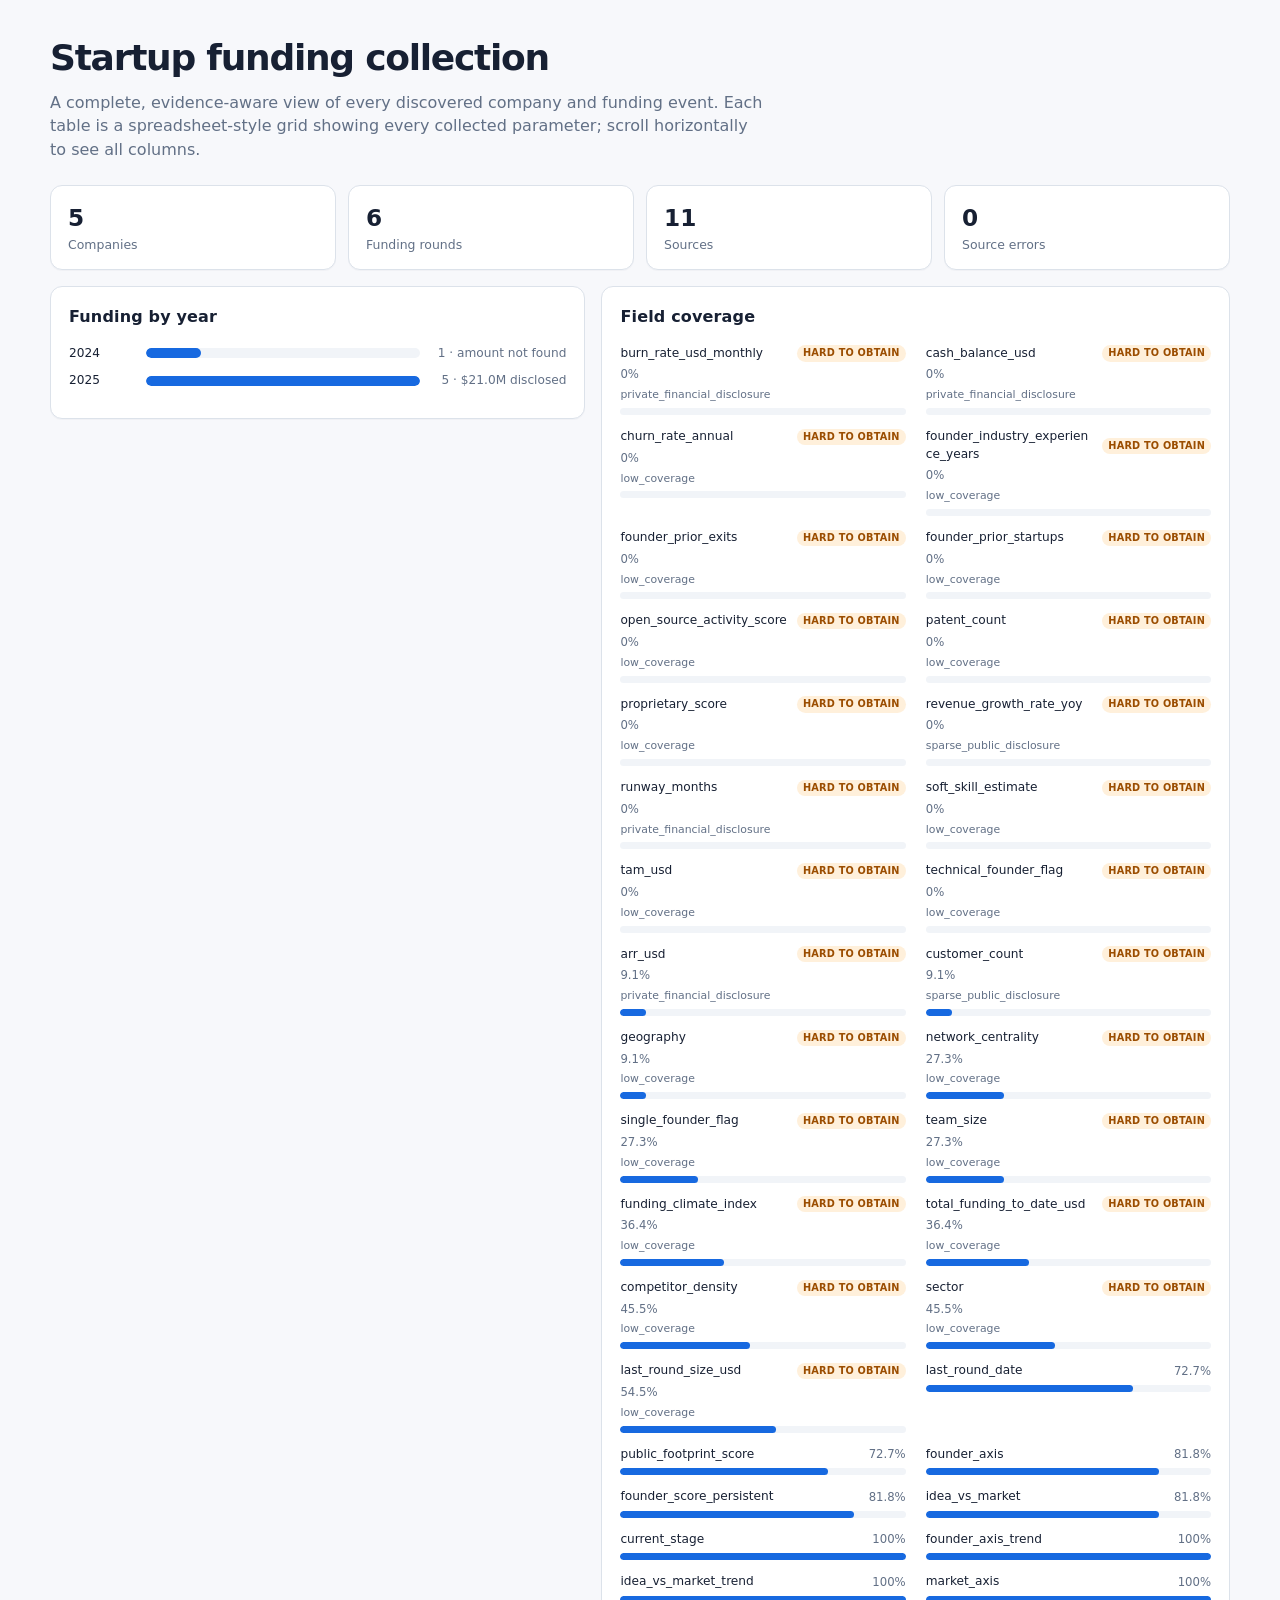
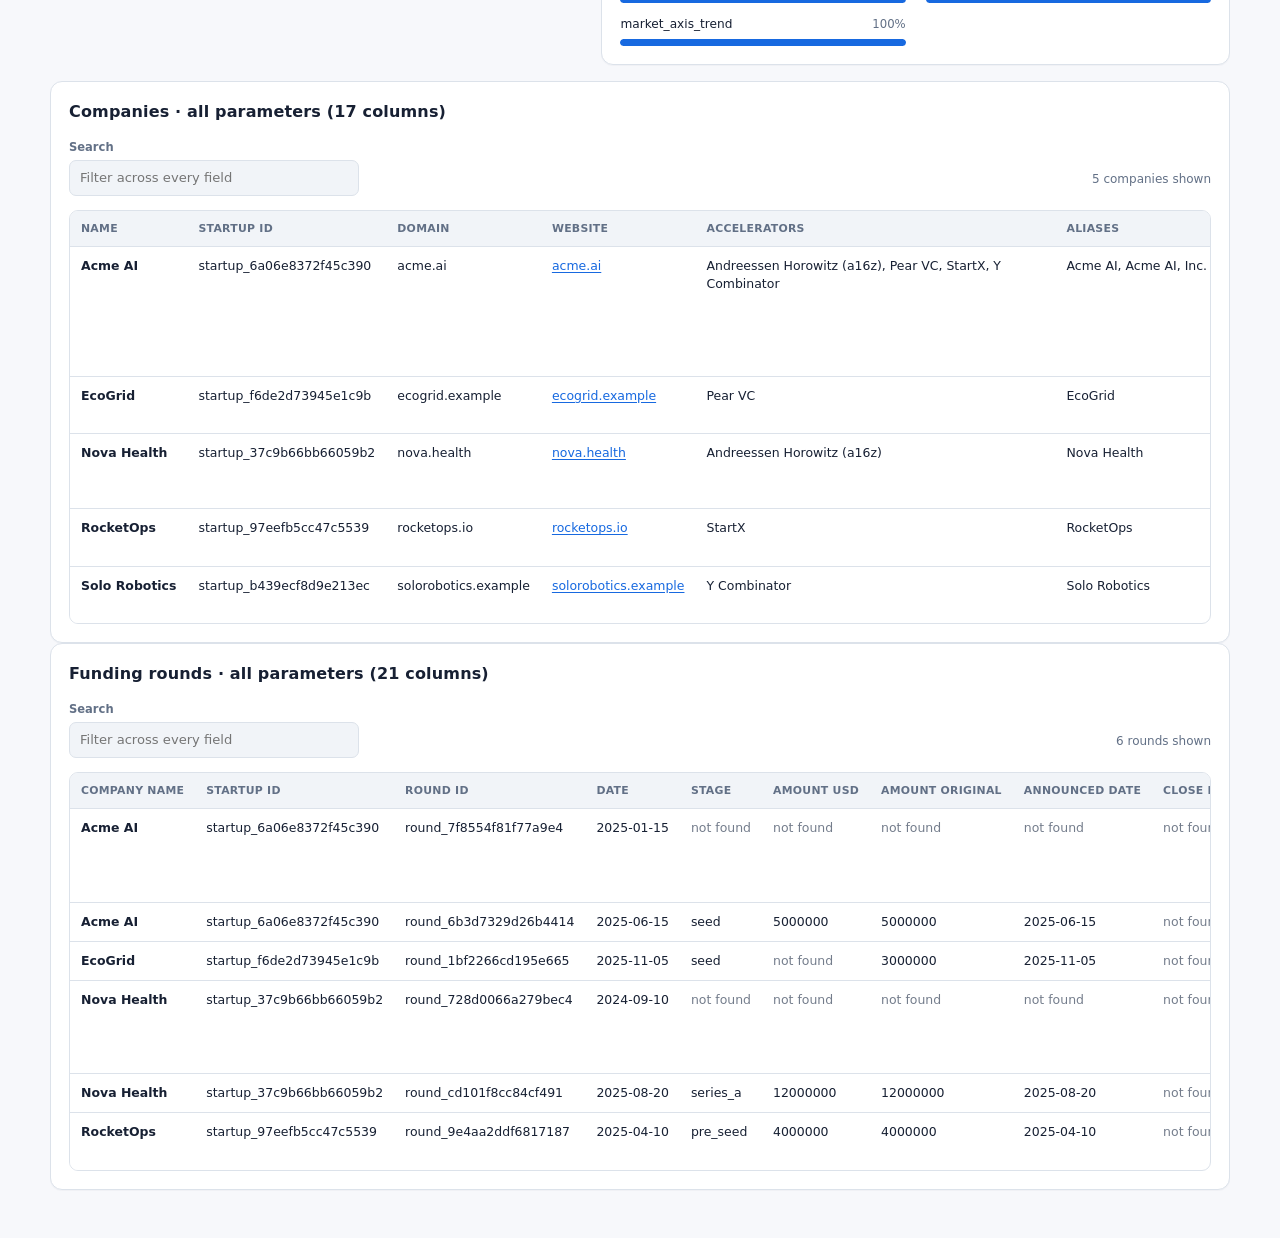
<file: mini_scrape_output_test/scrape_report.html>
<!doctype html>
<html lang="en">
<head>
<meta charset="utf-8">
<meta name="viewport" content="width=device-width, initial-scale=1">
<title>Startup funding collection</title>
<style>
:root {
  color-scheme: light dark;
  --bg: #f7f8fb;
  --panel: #ffffff;
  --panel-soft: #f1f4f8;
  --ink: #172033;
  --muted: #627086;
  --line: #dce2ea;
  --brand: #1769e0;
  --brand-soft: #dceaff;
  --warn: #9b4d00;
  --warn-soft: #fff0db;
  --missing: #747d8c;
  font-family: Inter, ui-sans-serif, system-ui, -apple-system, BlinkMacSystemFont, "Segoe UI", sans-serif;
}
@media (prefers-color-scheme: dark) {
  :root {
    --bg: #11151d;
    --panel: #191f29;
    --panel-soft: #222a36;
    --ink: #f5f7fb;
    --muted: #aeb8c8;
    --line: #343e4d;
    --brand: #72a9ff;
    --brand-soft: #203a62;
    --warn: #ffc176;
    --warn-soft: #4a3218;
    --missing: #aab3c0;
  }
}
* { box-sizing: border-box; }
body { margin: 0; background: var(--bg); color: var(--ink); line-height: 1.45; }
main { width: min(1180px, calc(100% - 32px)); margin: 0 auto; padding: 32px 0 48px; }
h1 { margin: 0; font-size: clamp(1.55rem, 4vw, 2.25rem); letter-spacing: -0.035em; }
h2 { margin: 0 0 16px; font-size: 1rem; letter-spacing: 0.01em; }
.lede { margin: 7px 0 24px; color: var(--muted); max-width: 70ch; }
.metrics { display: grid; grid-template-columns: repeat(4, minmax(0, 1fr)); gap: 12px; margin-bottom: 16px; }
.metric, .panel { background: var(--panel); border: 1px solid var(--line); border-radius: 12px; box-shadow: 0 1px 1px rgba(20, 30, 48, .03); }
.metric { padding: 15px 17px; }
.metric-value { display: block; font-size: 1.45rem; font-weight: 750; font-variant-numeric: tabular-nums; }
.metric-label { display: block; color: var(--muted); font-size: .78rem; margin-top: 2px; }
.grid { display: grid; grid-template-columns: minmax(0, .92fr) minmax(0, 1.08fr); gap: 16px; margin-bottom: 16px; align-items: start; }
.panel { padding: 18px; min-width: 0; }
.timeline-row { display: grid; grid-template-columns: 4.2rem minmax(80px, 1fr) minmax(8.5rem, auto); align-items: center; gap: 10px; margin: 10px 0; }
.timeline-year, .timeline-value { font-size: .76rem; font-variant-numeric: tabular-nums; }
.timeline-value { color: var(--muted); text-align: right; }
.timeline-track, .coverage-track { display: block; background: var(--panel-soft); border-radius: 999px; overflow: hidden; }
.timeline-track { height: 10px; }
.timeline-bar, .coverage-bar { display: block; height: 100%; background: var(--brand); border-radius: inherit; min-width: 0; }
.coverage-list { display: grid; grid-template-columns: repeat(2, minmax(0, 1fr)); gap: 13px 20px; }
.coverage-copy { display: grid; grid-template-columns: minmax(0, 1fr) auto; align-items: center; gap: 4px 8px; margin-bottom: 5px; }
.coverage-name { font-size: .76rem; overflow-wrap: anywhere; }
.coverage-pct { color: var(--muted); font-size: .73rem; font-variant-numeric: tabular-nums; }
.coverage-reason { grid-column: 1 / -1; color: var(--muted); font-size: .68rem; }
.coverage-track { height: 7px; }
.hard-badge { justify-self: start; color: var(--warn); background: var(--warn-soft); border-radius: 999px; padding: 1px 6px; font-size: .61rem; font-weight: 700; text-transform: uppercase; letter-spacing: .02em; }
.filters { display: flex; flex-wrap: wrap; gap: 12px; align-items: end; margin: 0 0 14px; }
.control { display: grid; gap: 4px; }
.control label { color: var(--muted); font-size: .72rem; font-weight: 650; }
input, select { min-height: 36px; padding: 7px 10px; color: var(--ink); background: var(--panel-soft); border: 1px solid var(--line); border-radius: 7px; font: inherit; font-size: .82rem; }
input { width: min(290px, 72vw); }
.shown-count { color: var(--muted); margin-left: auto; padding-bottom: 7px; font-size: .75rem; }
.table-wrap { overflow-x: auto; border: 1px solid var(--line); border-radius: 9px; }
table { width: 100%; border-collapse: collapse; min-width: 810px; font-size: .78rem; }
caption.sr-only, .sr-only { position: absolute; width: 1px; height: 1px; padding: 0; margin: -1px; overflow: hidden; clip: rect(0, 0, 0, 0); white-space: nowrap; border: 0; }
th, td { padding: 10px 11px; border-bottom: 1px solid var(--line); text-align: left; vertical-align: top; }
thead th { background: var(--panel-soft); color: var(--muted); font-size: .68rem; letter-spacing: .025em; text-transform: uppercase; white-space: nowrap; }
tbody th { font-weight: 700; }
tbody tr:last-child > * { border-bottom: 0; }
tbody tr:hover { background: color-mix(in srgb, var(--brand-soft) 22%, transparent); }
.numeric { text-align: right; font-variant-numeric: tabular-nums; }
.grid-wrap { overflow: auto; max-height: 78vh; border: 1px solid var(--line); border-radius: 9px; }
.grid-table { min-width: max-content; }
.grid-table td, .grid-table th { max-width: 360px; overflow-wrap: anywhere; }
.grid-table thead th { position: sticky; top: 0; z-index: 2; }
.grid-table th[scope="row"] { position: sticky; left: 0; z-index: 1; background: var(--panel); box-shadow: 1px 0 0 var(--line); }
.grid-table thead th:first-child { z-index: 3; background: var(--panel-soft); }
.grid-table tbody tr:hover th[scope="row"] { background: color-mix(in srgb, var(--brand-soft) 22%, var(--panel)); }
a { color: var(--brand); text-underline-offset: 2px; }
.missing { color: var(--missing); }
.empty, .note { color: var(--muted); font-size: .78rem; }
.empty { margin: 0; padding: 8px 0; }
.note { margin: 12px 0 0; }
.empty-row td { text-align: center; color: var(--muted); padding: 24px; }
[hidden] { display: none !important; }
@media (max-width: 820px) {
  .metrics { grid-template-columns: repeat(2, minmax(0, 1fr)); }
  .grid { grid-template-columns: 1fr; }
  .shown-count { width: 100%; margin-left: 0; }
}
@media (max-width: 520px) {
  main { width: min(100% - 20px, 1180px); padding-top: 20px; }
  .coverage-list { grid-template-columns: 1fr; }
  .timeline-row { grid-template-columns: 3.5rem minmax(60px, 1fr); }
  .timeline-value { grid-column: 2; text-align: left; }
}
</style>
</head>
<body>
<main>
<header>
<h1>Startup funding collection</h1>
<p class="lede">A complete, evidence-aware view of every discovered company and funding event. Each table is a spreadsheet-style grid showing every collected parameter; scroll horizontally to see all columns.</p>
<div class="metrics" aria-label="Scrape summary"><div class="metric"><span class="metric-value">5</span><span class="metric-label">Companies</span></div><div class="metric"><span class="metric-value">6</span><span class="metric-label">Funding rounds</span></div><div class="metric"><span class="metric-value">11</span><span class="metric-label">Sources</span></div><div class="metric"><span class="metric-value">0</span><span class="metric-label">Source errors</span></div></div>
</header>
<div class="grid">
<section class="panel" aria-labelledby="timeline-heading">
<h2 id="timeline-heading">Funding by year</h2>
<div class="timeline-row" role="img" aria-label="2024: 1 funding round; amount not found"><span class="timeline-year">2024</span><span class="timeline-track"><span class="timeline-bar" style="width:20.00%"></span></span><span class="timeline-value">1 · amount not found</span></div><div class="timeline-row" role="img" aria-label="2025: 5 funding rounds; $21.0M disclosed"><span class="timeline-year">2025</span><span class="timeline-track"><span class="timeline-bar" style="width:100.00%"></span></span><span class="timeline-value">5 · $21.0M disclosed</span></div>
</section>
<section class="panel" aria-labelledby="coverage-heading">
<h2 id="coverage-heading">Field coverage</h2>
<div class="coverage-list"><div class="coverage-item"><div class="coverage-copy"><span class="coverage-name">burn_rate_usd_monthly</span><span class="hard-badge">hard to obtain</span><span class="coverage-pct">0%</span><span class="coverage-reason">private_financial_disclosure</span></div><div class="coverage-track" role="progressbar" aria-valuemin="0" aria-valuemax="100" aria-valuenow="0.0"><span class="coverage-bar" style="width:0.00%"></span></div></div><div class="coverage-item"><div class="coverage-copy"><span class="coverage-name">cash_balance_usd</span><span class="hard-badge">hard to obtain</span><span class="coverage-pct">0%</span><span class="coverage-reason">private_financial_disclosure</span></div><div class="coverage-track" role="progressbar" aria-valuemin="0" aria-valuemax="100" aria-valuenow="0.0"><span class="coverage-bar" style="width:0.00%"></span></div></div><div class="coverage-item"><div class="coverage-copy"><span class="coverage-name">churn_rate_annual</span><span class="hard-badge">hard to obtain</span><span class="coverage-pct">0%</span><span class="coverage-reason">low_coverage</span></div><div class="coverage-track" role="progressbar" aria-valuemin="0" aria-valuemax="100" aria-valuenow="0.0"><span class="coverage-bar" style="width:0.00%"></span></div></div><div class="coverage-item"><div class="coverage-copy"><span class="coverage-name">founder_industry_experience_years</span><span class="hard-badge">hard to obtain</span><span class="coverage-pct">0%</span><span class="coverage-reason">low_coverage</span></div><div class="coverage-track" role="progressbar" aria-valuemin="0" aria-valuemax="100" aria-valuenow="0.0"><span class="coverage-bar" style="width:0.00%"></span></div></div><div class="coverage-item"><div class="coverage-copy"><span class="coverage-name">founder_prior_exits</span><span class="hard-badge">hard to obtain</span><span class="coverage-pct">0%</span><span class="coverage-reason">low_coverage</span></div><div class="coverage-track" role="progressbar" aria-valuemin="0" aria-valuemax="100" aria-valuenow="0.0"><span class="coverage-bar" style="width:0.00%"></span></div></div><div class="coverage-item"><div class="coverage-copy"><span class="coverage-name">founder_prior_startups</span><span class="hard-badge">hard to obtain</span><span class="coverage-pct">0%</span><span class="coverage-reason">low_coverage</span></div><div class="coverage-track" role="progressbar" aria-valuemin="0" aria-valuemax="100" aria-valuenow="0.0"><span class="coverage-bar" style="width:0.00%"></span></div></div><div class="coverage-item"><div class="coverage-copy"><span class="coverage-name">open_source_activity_score</span><span class="hard-badge">hard to obtain</span><span class="coverage-pct">0%</span><span class="coverage-reason">low_coverage</span></div><div class="coverage-track" role="progressbar" aria-valuemin="0" aria-valuemax="100" aria-valuenow="0.0"><span class="coverage-bar" style="width:0.00%"></span></div></div><div class="coverage-item"><div class="coverage-copy"><span class="coverage-name">patent_count</span><span class="hard-badge">hard to obtain</span><span class="coverage-pct">0%</span><span class="coverage-reason">low_coverage</span></div><div class="coverage-track" role="progressbar" aria-valuemin="0" aria-valuemax="100" aria-valuenow="0.0"><span class="coverage-bar" style="width:0.00%"></span></div></div><div class="coverage-item"><div class="coverage-copy"><span class="coverage-name">proprietary_score</span><span class="hard-badge">hard to obtain</span><span class="coverage-pct">0%</span><span class="coverage-reason">low_coverage</span></div><div class="coverage-track" role="progressbar" aria-valuemin="0" aria-valuemax="100" aria-valuenow="0.0"><span class="coverage-bar" style="width:0.00%"></span></div></div><div class="coverage-item"><div class="coverage-copy"><span class="coverage-name">revenue_growth_rate_yoy</span><span class="hard-badge">hard to obtain</span><span class="coverage-pct">0%</span><span class="coverage-reason">sparse_public_disclosure</span></div><div class="coverage-track" role="progressbar" aria-valuemin="0" aria-valuemax="100" aria-valuenow="0.0"><span class="coverage-bar" style="width:0.00%"></span></div></div><div class="coverage-item"><div class="coverage-copy"><span class="coverage-name">runway_months</span><span class="hard-badge">hard to obtain</span><span class="coverage-pct">0%</span><span class="coverage-reason">private_financial_disclosure</span></div><div class="coverage-track" role="progressbar" aria-valuemin="0" aria-valuemax="100" aria-valuenow="0.0"><span class="coverage-bar" style="width:0.00%"></span></div></div><div class="coverage-item"><div class="coverage-copy"><span class="coverage-name">soft_skill_estimate</span><span class="hard-badge">hard to obtain</span><span class="coverage-pct">0%</span><span class="coverage-reason">low_coverage</span></div><div class="coverage-track" role="progressbar" aria-valuemin="0" aria-valuemax="100" aria-valuenow="0.0"><span class="coverage-bar" style="width:0.00%"></span></div></div><div class="coverage-item"><div class="coverage-copy"><span class="coverage-name">tam_usd</span><span class="hard-badge">hard to obtain</span><span class="coverage-pct">0%</span><span class="coverage-reason">low_coverage</span></div><div class="coverage-track" role="progressbar" aria-valuemin="0" aria-valuemax="100" aria-valuenow="0.0"><span class="coverage-bar" style="width:0.00%"></span></div></div><div class="coverage-item"><div class="coverage-copy"><span class="coverage-name">technical_founder_flag</span><span class="hard-badge">hard to obtain</span><span class="coverage-pct">0%</span><span class="coverage-reason">low_coverage</span></div><div class="coverage-track" role="progressbar" aria-valuemin="0" aria-valuemax="100" aria-valuenow="0.0"><span class="coverage-bar" style="width:0.00%"></span></div></div><div class="coverage-item"><div class="coverage-copy"><span class="coverage-name">arr_usd</span><span class="hard-badge">hard to obtain</span><span class="coverage-pct">9.1%</span><span class="coverage-reason">private_financial_disclosure</span></div><div class="coverage-track" role="progressbar" aria-valuemin="0" aria-valuemax="100" aria-valuenow="9.1"><span class="coverage-bar" style="width:9.09%"></span></div></div><div class="coverage-item"><div class="coverage-copy"><span class="coverage-name">customer_count</span><span class="hard-badge">hard to obtain</span><span class="coverage-pct">9.1%</span><span class="coverage-reason">sparse_public_disclosure</span></div><div class="coverage-track" role="progressbar" aria-valuemin="0" aria-valuemax="100" aria-valuenow="9.1"><span class="coverage-bar" style="width:9.09%"></span></div></div><div class="coverage-item"><div class="coverage-copy"><span class="coverage-name">geography</span><span class="hard-badge">hard to obtain</span><span class="coverage-pct">9.1%</span><span class="coverage-reason">low_coverage</span></div><div class="coverage-track" role="progressbar" aria-valuemin="0" aria-valuemax="100" aria-valuenow="9.1"><span class="coverage-bar" style="width:9.09%"></span></div></div><div class="coverage-item"><div class="coverage-copy"><span class="coverage-name">network_centrality</span><span class="hard-badge">hard to obtain</span><span class="coverage-pct">27.3%</span><span class="coverage-reason">low_coverage</span></div><div class="coverage-track" role="progressbar" aria-valuemin="0" aria-valuemax="100" aria-valuenow="27.3"><span class="coverage-bar" style="width:27.27%"></span></div></div><div class="coverage-item"><div class="coverage-copy"><span class="coverage-name">single_founder_flag</span><span class="hard-badge">hard to obtain</span><span class="coverage-pct">27.3%</span><span class="coverage-reason">low_coverage</span></div><div class="coverage-track" role="progressbar" aria-valuemin="0" aria-valuemax="100" aria-valuenow="27.3"><span class="coverage-bar" style="width:27.27%"></span></div></div><div class="coverage-item"><div class="coverage-copy"><span class="coverage-name">team_size</span><span class="hard-badge">hard to obtain</span><span class="coverage-pct">27.3%</span><span class="coverage-reason">low_coverage</span></div><div class="coverage-track" role="progressbar" aria-valuemin="0" aria-valuemax="100" aria-valuenow="27.3"><span class="coverage-bar" style="width:27.27%"></span></div></div><div class="coverage-item"><div class="coverage-copy"><span class="coverage-name">funding_climate_index</span><span class="hard-badge">hard to obtain</span><span class="coverage-pct">36.4%</span><span class="coverage-reason">low_coverage</span></div><div class="coverage-track" role="progressbar" aria-valuemin="0" aria-valuemax="100" aria-valuenow="36.4"><span class="coverage-bar" style="width:36.36%"></span></div></div><div class="coverage-item"><div class="coverage-copy"><span class="coverage-name">total_funding_to_date_usd</span><span class="hard-badge">hard to obtain</span><span class="coverage-pct">36.4%</span><span class="coverage-reason">low_coverage</span></div><div class="coverage-track" role="progressbar" aria-valuemin="0" aria-valuemax="100" aria-valuenow="36.4"><span class="coverage-bar" style="width:36.36%"></span></div></div><div class="coverage-item"><div class="coverage-copy"><span class="coverage-name">competitor_density</span><span class="hard-badge">hard to obtain</span><span class="coverage-pct">45.5%</span><span class="coverage-reason">low_coverage</span></div><div class="coverage-track" role="progressbar" aria-valuemin="0" aria-valuemax="100" aria-valuenow="45.5"><span class="coverage-bar" style="width:45.45%"></span></div></div><div class="coverage-item"><div class="coverage-copy"><span class="coverage-name">sector</span><span class="hard-badge">hard to obtain</span><span class="coverage-pct">45.5%</span><span class="coverage-reason">low_coverage</span></div><div class="coverage-track" role="progressbar" aria-valuemin="0" aria-valuemax="100" aria-valuenow="45.5"><span class="coverage-bar" style="width:45.45%"></span></div></div><div class="coverage-item"><div class="coverage-copy"><span class="coverage-name">last_round_size_usd</span><span class="hard-badge">hard to obtain</span><span class="coverage-pct">54.5%</span><span class="coverage-reason">low_coverage</span></div><div class="coverage-track" role="progressbar" aria-valuemin="0" aria-valuemax="100" aria-valuenow="54.5"><span class="coverage-bar" style="width:54.55%"></span></div></div><div class="coverage-item"><div class="coverage-copy"><span class="coverage-name">last_round_date</span><span class="coverage-pct">72.7%</span></div><div class="coverage-track" role="progressbar" aria-valuemin="0" aria-valuemax="100" aria-valuenow="72.7"><span class="coverage-bar" style="width:72.73%"></span></div></div><div class="coverage-item"><div class="coverage-copy"><span class="coverage-name">public_footprint_score</span><span class="coverage-pct">72.7%</span></div><div class="coverage-track" role="progressbar" aria-valuemin="0" aria-valuemax="100" aria-valuenow="72.7"><span class="coverage-bar" style="width:72.73%"></span></div></div><div class="coverage-item"><div class="coverage-copy"><span class="coverage-name">founder_axis</span><span class="coverage-pct">81.8%</span></div><div class="coverage-track" role="progressbar" aria-valuemin="0" aria-valuemax="100" aria-valuenow="81.8"><span class="coverage-bar" style="width:81.82%"></span></div></div><div class="coverage-item"><div class="coverage-copy"><span class="coverage-name">founder_score_persistent</span><span class="coverage-pct">81.8%</span></div><div class="coverage-track" role="progressbar" aria-valuemin="0" aria-valuemax="100" aria-valuenow="81.8"><span class="coverage-bar" style="width:81.82%"></span></div></div><div class="coverage-item"><div class="coverage-copy"><span class="coverage-name">idea_vs_market</span><span class="coverage-pct">81.8%</span></div><div class="coverage-track" role="progressbar" aria-valuemin="0" aria-valuemax="100" aria-valuenow="81.8"><span class="coverage-bar" style="width:81.82%"></span></div></div><div class="coverage-item"><div class="coverage-copy"><span class="coverage-name">current_stage</span><span class="coverage-pct">100%</span></div><div class="coverage-track" role="progressbar" aria-valuemin="0" aria-valuemax="100" aria-valuenow="100.0"><span class="coverage-bar" style="width:100.00%"></span></div></div><div class="coverage-item"><div class="coverage-copy"><span class="coverage-name">founder_axis_trend</span><span class="coverage-pct">100%</span></div><div class="coverage-track" role="progressbar" aria-valuemin="0" aria-valuemax="100" aria-valuenow="100.0"><span class="coverage-bar" style="width:100.00%"></span></div></div><div class="coverage-item"><div class="coverage-copy"><span class="coverage-name">idea_vs_market_trend</span><span class="coverage-pct">100%</span></div><div class="coverage-track" role="progressbar" aria-valuemin="0" aria-valuemax="100" aria-valuenow="100.0"><span class="coverage-bar" style="width:100.00%"></span></div></div><div class="coverage-item"><div class="coverage-copy"><span class="coverage-name">market_axis</span><span class="coverage-pct">100%</span></div><div class="coverage-track" role="progressbar" aria-valuemin="0" aria-valuemax="100" aria-valuenow="100.0"><span class="coverage-bar" style="width:100.00%"></span></div></div><div class="coverage-item"><div class="coverage-copy"><span class="coverage-name">market_axis_trend</span><span class="coverage-pct">100%</span></div><div class="coverage-track" role="progressbar" aria-valuemin="0" aria-valuemax="100" aria-valuenow="100.0"><span class="coverage-bar" style="width:100.00%"></span></div></div></div>
</section>
</div>
<section class="panel" aria-labelledby="companies-heading">
<h2 id="companies-heading">Companies · all parameters (17 columns)</h2>
<div class="filters" role="search" aria-label="Filter companies">
<div class="control"><label for="company-list-filter">Search</label><input id="company-list-filter" class="grid-search" type="search" placeholder="Filter across every field" autocomplete="off" aria-controls="companies-table" data-target="companies-table" data-count="company-list-shown" data-singular="company" data-plural="companies"></div>
<div class="shown-count" id="company-list-shown" aria-live="polite">5 companies shown</div>
</div>
<div class="grid-wrap"><table id="companies-table" class="grid-table">
<caption class="sr-only">All scraped companies with every collected parameter as a column</caption>
<thead><tr><th scope="col">name</th><th scope="col">startup id</th><th scope="col">domain</th><th scope="col">website</th><th scope="col">accelerators</th><th scope="col">aliases</th><th scope="col">batches</th><th scope="col">description</th><th scope="col">directory urls</th><th scope="col">external ids</th><th scope="col">founded year</th><th scope="col">founders</th><th scope="col">geography</th><th scope="col">sectors</th><th scope="col">source ids</th><th scope="col">statuses</th><th scope="col">team size</th></tr></thead>
<tbody><tr class="grid-row" data-search="acme ai startup_6a06e8372f45c390 acme.ai https://acme.ai andreessen horowitz (a16z), pear vc, startx, y combinator acme ai, acme ai, inc. winter 2025 workflow ai with $1.2m arr and 25 paying customers. https://a16z.com/portfolio/acme-ai, https://pear.vc/company/acme-ai, https://ycombinator.com/companies/acme-ai {&quot;a16z&quot;: &quot;a16z-acme&quot;, &quot;a16z_announcement_url&quot;: &quot;https://a16z.com/announcement/acme-ai&quot;, &quot;a16z_initial_investment_date&quot;: &quot;2025-01-15&quot;, &quot;a16z_initial_stage&quot;: &quot;seed&quot;, &quot;pear_wp&quot;: &quot;502&quot;, &quot;startx_consider&quot;: &quot;startx-acme&quot;, &quot;yc&quot;: &quot;yc-acme&quot;} 2024 ari example, bo example san francisco, ca, usa b2b, enterprise, enterprise software source_0d90ceda2c2e5a23, source_429d45b6e7e1985e, source_456f685954d3b88b, source_4fe928373955c7ec, source_79fb3e18d40351f0, source_93f7bf2d690fa8b7 pear current stage: series a, pear first-investment stage: seed 7"><th scope="row">Acme AI</th><td>startup_6a06e8372f45c390</td><td>acme.ai</td><td><a href="https://acme.ai" target="_blank" rel="noopener noreferrer">acme.ai</a></td><td>Andreessen Horowitz (a16z), Pear VC, StartX, Y Combinator</td><td>Acme AI, Acme AI, Inc.</td><td>Winter 2025</td><td>Workflow AI with $1.2M ARR and 25 paying customers.</td><td><a href="https://a16z.com/portfolio/acme-ai" target="_blank" rel="noopener noreferrer">a16z.com</a>, <a href="https://pear.vc/company/acme-ai" target="_blank" rel="noopener noreferrer">pear.vc</a>, <a href="https://ycombinator.com/companies/acme-ai" target="_blank" rel="noopener noreferrer">ycombinator.com</a></td><td>{&quot;a16z&quot;: &quot;a16z-acme&quot;, &quot;a16z_announcement_url&quot;: &quot;https://a16z.com/announcement/acme-ai&quot;, &quot;a16z_initial_investment_date&quot;: &quot;2025-01-15&quot;, &quot;a16z_initial_stage&quot;: &quot;Seed&quot;, &quot;pear_wp&quot;: &quot;502&quot;, &quot;startx_consider&quot;: &quot;startx-acme&quot;, &quot;yc&quot;: &quot;yc-acme&quot;}</td><td>2024</td><td>Ari Example, Bo Example</td><td>San Francisco, CA, USA</td><td>B2B, Enterprise, Enterprise Software</td><td>source_0d90ceda2c2e5a23, source_429d45b6e7e1985e, source_456f685954d3b88b, source_4fe928373955c7ec, source_79fb3e18d40351f0, source_93f7bf2d690fa8b7</td><td>Pear current stage: Series A, Pear first-investment stage: Seed</td><td>7</td></tr><tr class="grid-row" data-search="ecogrid startup_f6de2d73945e1c9b ecogrid.example https://ecogrid.example pear vc ecogrid grid intelligence for renewable power. https://pear.vc/company/ecogrid {&quot;pear_wp&quot;: &quot;501&quot;} 2024 climate tech source_0eddeaaec6200118, source_b987b343764513f4 pear current stage: seed, pear first-investment stage: pre-seed"><th scope="row">EcoGrid</th><td>startup_f6de2d73945e1c9b</td><td>ecogrid.example</td><td><a href="https://ecogrid.example" target="_blank" rel="noopener noreferrer">ecogrid.example</a></td><td>Pear VC</td><td>EcoGrid</td><td><span class="missing">not found</span></td><td>Grid intelligence for renewable power.</td><td><a href="https://pear.vc/company/ecogrid" target="_blank" rel="noopener noreferrer">pear.vc</a></td><td>{&quot;pear_wp&quot;: &quot;501&quot;}</td><td>2024</td><td><span class="missing">not found</span></td><td><span class="missing">not found</span></td><td>Climate Tech</td><td>source_0eddeaaec6200118, source_b987b343764513f4</td><td>Pear current stage: Seed, Pear first-investment stage: Pre-Seed</td><td><span class="missing">not found</span></td></tr><tr class="grid-row" data-search="nova health startup_37c9b66bb66059b2 nova.health https://nova.health andreessen horowitz (a16z) nova health https://a16z.com/portfolio/nova-health {&quot;a16z&quot;: &quot;a16z-nova&quot;, &quot;a16z_initial_investment_date&quot;: &quot;2024-09-10&quot;, &quot;a16z_initial_stage&quot;: &quot;seed&quot;} 2023 dev example bio + health source_2da4a31d7da44bd7"><th scope="row">Nova Health</th><td>startup_37c9b66bb66059b2</td><td>nova.health</td><td><a href="https://nova.health" target="_blank" rel="noopener noreferrer">nova.health</a></td><td>Andreessen Horowitz (a16z)</td><td>Nova Health</td><td><span class="missing">not found</span></td><td><span class="missing">not found</span></td><td><a href="https://a16z.com/portfolio/nova-health" target="_blank" rel="noopener noreferrer">a16z.com</a></td><td>{&quot;a16z&quot;: &quot;a16z-nova&quot;, &quot;a16z_initial_investment_date&quot;: &quot;2024-09-10&quot;, &quot;a16z_initial_stage&quot;: &quot;Seed&quot;}</td><td>2023</td><td>Dev Example</td><td><span class="missing">not found</span></td><td>Bio + Health</td><td>source_2da4a31d7da44bd7</td><td><span class="missing">not found</span></td><td><span class="missing">not found</span></td></tr><tr class="grid-row" data-search="rocketops startup_97eefb5cc47c5539 rocketops.io https://rocketops.io startx rocketops operations software for space teams. https://jobs.startx.com/companies/rocketops {&quot;startx_consider&quot;: &quot;startx-rocket&quot;} 2024 aerospace, enterprise source_1a8809e544c290ce, source_f5af6210045f848e startx current funding stage: seed 8"><th scope="row">RocketOps</th><td>startup_97eefb5cc47c5539</td><td>rocketops.io</td><td><a href="https://rocketops.io" target="_blank" rel="noopener noreferrer">rocketops.io</a></td><td>StartX</td><td>RocketOps</td><td><span class="missing">not found</span></td><td>Operations software for space teams.</td><td><a href="https://jobs.startx.com/companies/rocketops" target="_blank" rel="noopener noreferrer">jobs.startx.com</a></td><td>{&quot;startx_consider&quot;: &quot;startx-rocket&quot;}</td><td>2024</td><td><span class="missing">not found</span></td><td><span class="missing">not found</span></td><td>Aerospace, Enterprise</td><td>source_1a8809e544c290ce, source_f5af6210045f848e</td><td>StartX current funding stage: Seed</td><td>8</td></tr><tr class="grid-row" data-search="solo robotics startup_b439ecf8d9e213ec solorobotics.example https://solorobotics.example y combinator solo robotics summer 2025 small robots for warehouse inspection. {&quot;yc&quot;: &quot;yc-solo&quot;} 2025 casey example industrials source_92bbbe2a611c130c, source_b61c59c91a54cc6c 2"><th scope="row">Solo Robotics</th><td>startup_b439ecf8d9e213ec</td><td>solorobotics.example</td><td><a href="https://solorobotics.example" target="_blank" rel="noopener noreferrer">solorobotics.example</a></td><td>Y Combinator</td><td>Solo Robotics</td><td>Summer 2025</td><td>Small robots for warehouse inspection.</td><td><span class="missing">not found</span></td><td>{&quot;yc&quot;: &quot;yc-solo&quot;}</td><td>2025</td><td>Casey Example</td><td><span class="missing">not found</span></td><td>Industrials</td><td>source_92bbbe2a611c130c, source_b61c59c91a54cc6c</td><td><span class="missing">not found</span></td><td>2</td></tr></tbody>
</table></div>
</section>
<section class="panel" aria-labelledby="rounds-heading">
<h2 id="rounds-heading">Funding rounds · all parameters (21 columns)</h2>
<div class="filters" role="search" aria-label="Filter funding rounds">
<div class="control"><label for="rounds-filter">Search</label><input id="rounds-filter" class="grid-search" type="search" placeholder="Filter across every field" autocomplete="off" aria-controls="rounds-table" data-target="rounds-table" data-count="rounds-shown" data-singular="round" data-plural="rounds"></div>
<div class="shown-count" id="rounds-shown" aria-live="polite">6 rounds shown</div>
</div>
<div class="grid-wrap"><table id="rounds-table" class="grid-table">
<caption class="sr-only">Funding rounds with every collected parameter as a column</caption>
<thead><tr><th scope="col">company name</th><th scope="col">startup id</th><th scope="col">round id</th><th scope="col">date</th><th scope="col">stage</th><th scope="col">amount usd</th><th scope="col">amount original</th><th scope="col">announced date</th><th scope="col">close date</th><th scope="col">confidence</th><th scope="col">contradicted</th><th scope="col">currency</th><th scope="col">date basis</th><th scope="col">filed date</th><th scope="col">headline</th><th scope="col">instrument</th><th scope="col">raw stage</th><th scope="col">source ids</th><th scope="col">source names</th><th scope="col">source urls</th><th scope="col">verification status</th></tr></thead>
<tbody><tr class="grid-row" data-search="acme ai startup_6a06e8372f45c390 round_7f8554f81f77a9e4 2025-01-15 medium no investor_first_investment the current a16z portfolio record reports its initial a16z investment date as 2025-01-15. this is an investor-first-investment event, not a complete company funding round and no amount is asserted. seed source_c6e684fa40577250 a16z portfolio https://a16z.com/announcement/acme-ai document_verified"><th scope="row">Acme AI</th><td>startup_6a06e8372f45c390</td><td>round_7f8554f81f77a9e4</td><td>2025-01-15</td><td><span class="missing">not found</span></td><td><span class="missing">not found</span></td><td><span class="missing">not found</span></td><td><span class="missing">not found</span></td><td><span class="missing">not found</span></td><td>medium</td><td>no</td><td><span class="missing">not found</span></td><td>investor_first_investment</td><td><span class="missing">not found</span></td><td>The current a16z portfolio record reports its initial a16z investment date as 2025-01-15. This is an investor-first-investment event, not a complete company funding round and no amount is asserted.</td><td><span class="missing">not found</span></td><td>Seed</td><td>source_c6e684fa40577250</td><td>a16z portfolio</td><td><a href="https://a16z.com/announcement/acme-ai" target="_blank" rel="noopener noreferrer">a16z.com</a></td><td>document_verified</td></tr><tr class="grid-row" data-search="acme ai startup_6a06e8372f45c390 round_6b3d7329d26b4414 2025-06-15 seed 5000000 5000000 2025-06-15 low no usd announcement acme ai raises $5m seed round equity seed source_b0c514d7535df15a hacker news https://news.example/acme-round unverified"><th scope="row">Acme AI</th><td>startup_6a06e8372f45c390</td><td>round_6b3d7329d26b4414</td><td>2025-06-15</td><td>seed</td><td>5000000</td><td>5000000</td><td>2025-06-15</td><td><span class="missing">not found</span></td><td>low</td><td>no</td><td>USD</td><td>announcement</td><td><span class="missing">not found</span></td><td>Acme AI raises $5M seed round</td><td>equity</td><td>seed</td><td>source_b0c514d7535df15a</td><td>Hacker News</td><td><a href="https://news.example/acme-round" target="_blank" rel="noopener noreferrer">news.example</a></td><td>unverified</td></tr><tr class="grid-row" data-search="ecogrid startup_f6de2d73945e1c9b round_1bf2266cd195e665 2025-11-05 seed 3000000 2025-11-05 low no eur announcement ecogrid raises €3m seed financing equity seed source_3d74759a902501e2 hacker news https://news.example/ecogrid-round unverified"><th scope="row">EcoGrid</th><td>startup_f6de2d73945e1c9b</td><td>round_1bf2266cd195e665</td><td>2025-11-05</td><td>seed</td><td><span class="missing">not found</span></td><td>3000000</td><td>2025-11-05</td><td><span class="missing">not found</span></td><td>low</td><td>no</td><td>EUR</td><td>announcement</td><td><span class="missing">not found</span></td><td>EcoGrid raises €3M seed financing</td><td>equity</td><td>seed</td><td>source_3d74759a902501e2</td><td>Hacker News</td><td><a href="https://news.example/ecogrid-round" target="_blank" rel="noopener noreferrer">news.example</a></td><td>unverified</td></tr><tr class="grid-row" data-search="nova health startup_37c9b66bb66059b2 round_728d0066a279bec4 2024-09-10 medium no investor_first_investment the current a16z portfolio record reports its initial a16z investment date as 2024-09-10. this is an investor-first-investment event, not a complete company funding round and no amount is asserted. seed source_5d014cc8e486e424 a16z portfolio https://a16z.com/portfolio/nova-health document_verified"><th scope="row">Nova Health</th><td>startup_37c9b66bb66059b2</td><td>round_728d0066a279bec4</td><td>2024-09-10</td><td><span class="missing">not found</span></td><td><span class="missing">not found</span></td><td><span class="missing">not found</span></td><td><span class="missing">not found</span></td><td><span class="missing">not found</span></td><td>medium</td><td>no</td><td><span class="missing">not found</span></td><td>investor_first_investment</td><td><span class="missing">not found</span></td><td>The current a16z portfolio record reports its initial a16z investment date as 2024-09-10. This is an investor-first-investment event, not a complete company funding round and no amount is asserted.</td><td><span class="missing">not found</span></td><td>Seed</td><td>source_5d014cc8e486e424</td><td>a16z portfolio</td><td><a href="https://a16z.com/portfolio/nova-health" target="_blank" rel="noopener noreferrer">a16z.com</a></td><td>document_verified</td></tr><tr class="grid-row" data-search="nova health startup_37c9b66bb66059b2 round_cd101f8cc84cf491 2025-08-20 series_a 12000000 12000000 2025-08-20 low no usd announcement nova health secures $12 million series a equity series a source_145a7ca5047b290e hacker news https://news.example/nova-round unverified"><th scope="row">Nova Health</th><td>startup_37c9b66bb66059b2</td><td>round_cd101f8cc84cf491</td><td>2025-08-20</td><td>series_a</td><td>12000000</td><td>12000000</td><td>2025-08-20</td><td><span class="missing">not found</span></td><td>low</td><td>no</td><td>USD</td><td>announcement</td><td><span class="missing">not found</span></td><td>Nova Health secures $12 million Series A</td><td>equity</td><td>Series A</td><td>source_145a7ca5047b290e</td><td>Hacker News</td><td><a href="https://news.example/nova-round" target="_blank" rel="noopener noreferrer">news.example</a></td><td>unverified</td></tr><tr class="grid-row" data-search="rocketops startup_97eefb5cc47c5539 round_9e4aa2ddf6817187 2025-04-10 pre_seed 4000000 4000000 2025-04-10 low no usd announcement rocketops — space operations control — rocketops raises $4m pre-seed financing. equity pre-seed source_494a260f23ff9b44 product hunt https://www.producthunt.com/posts/rocketops founder_reported"><th scope="row">RocketOps</th><td>startup_97eefb5cc47c5539</td><td>round_9e4aa2ddf6817187</td><td>2025-04-10</td><td>pre_seed</td><td>4000000</td><td>4000000</td><td>2025-04-10</td><td><span class="missing">not found</span></td><td>low</td><td>no</td><td>USD</td><td>announcement</td><td><span class="missing">not found</span></td><td>RocketOps — Space operations control — RocketOps raises $4M pre-seed financing.</td><td>equity</td><td>pre-seed</td><td>source_494a260f23ff9b44</td><td>Product Hunt</td><td><a href="https://www.producthunt.com/posts/rocketops" target="_blank" rel="noopener noreferrer">www.producthunt.com</a></td><td>founder_reported</td></tr></tbody>
</table></div>
</section>
</main>
<script>
(() => {
  // Generic free-text filter shared by every spreadsheet grid on the page.
  // A search box declares which grid it drives, which count element to update,
  // and the singular/plural noun for that count.
  const inputs = Array.from(document.querySelectorAll("input.grid-search"));
  for (const input of inputs) {
    const table = document.getElementById(input.dataset.target || "");
    const count = document.getElementById(input.dataset.count || "");
    const singular = input.dataset.singular || "row";
    const plural = input.dataset.plural || singular + "s";
    const rows = table ? Array.from(table.querySelectorAll("tr.grid-row")) : [];

    const apply = () => {
      const query = (input.value || "").trim().toLocaleLowerCase();
      let visible = 0;
      for (const row of rows) {
        const blob = row.dataset.search || "";
        row.hidden = query ? !blob.includes(query) : false;
        if (!row.hidden) visible += 1;
      }
      if (count) count.textContent = `${visible} ${visible === 1 ? singular : plural} shown`;
    };

    input.addEventListener("input", apply);
    apply();
  }
})();
</script>
</body>
</html>
</file>
